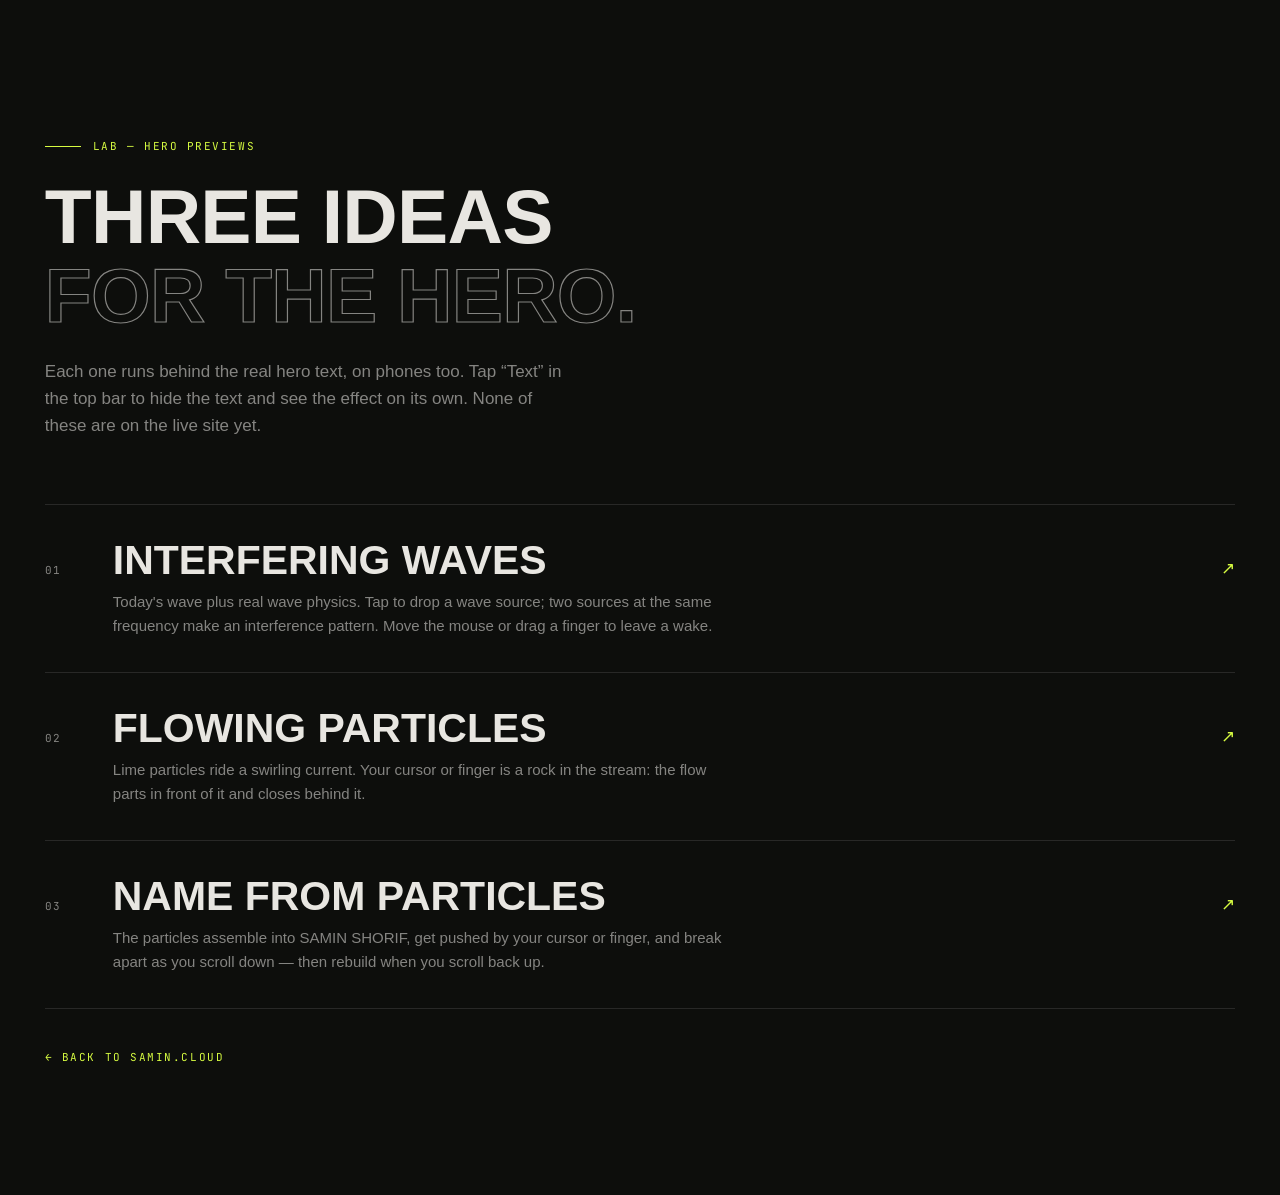
<file: lab/index.html>
<!DOCTYPE html>
<html lang="en">
<head>
  <meta charset="UTF-8" />
  <meta name="viewport" content="width=device-width, initial-scale=1.0" />
  <meta name="robots" content="noindex, nofollow" />
  <title>Lab — Hero previews</title>
  <link rel="preconnect" href="https://api.fontshare.com" />
  <link rel="preconnect" href="https://fonts.googleapis.com" />
  <link rel="preconnect" href="https://fonts.gstatic.com" crossorigin />
  <link href="https://api.fontshare.com/v2/css?f[]=clash-display@500,600,700&f[]=satoshi@400,500,700&display=swap" rel="stylesheet" />
  <link href="https://fonts.googleapis.com/css2?family=JetBrains+Mono:wght@400;500&display=swap" rel="stylesheet" />
  <link rel="stylesheet" href="../css/style.css" />
  <style>
    .lab-index { padding-block: clamp(64px, 10vw, 140px); }
    .lab-index .section__title { font-size: clamp(36px, 6vw, 84px); }
    .lab-list { list-style: none; margin-top: clamp(40px, 5vw, 72px); border-top: 1px solid var(--line); }
    .lab-list a {
      display: grid; grid-template-columns: 48px 1fr 32px; gap: 8px 20px;
      align-items: baseline;
      padding-block: clamp(22px, 3vw, 34px);
      border-bottom: 1px solid var(--line);
    }
    .lab-list strong {
      font-family: var(--font-display); font-weight: 600;
      font-size: clamp(24px, 3.2vw, 44px); line-height: 1.05; text-transform: uppercase;
      transition: color 0.3s;
    }
    .lab-list small { grid-column: 2; color: var(--ink-dim); font-size: 15px; max-width: 620px; }
    .lab-list em { font-style: normal; color: var(--accent); justify-self: end; }
    .lab-list a:hover strong { color: var(--accent); }
    .lab-back { margin-top: 40px; }
    .lab-back a { color: var(--accent); }
  </style>
</head>
<body>
  <main class="lab-index container">
    <p class="section__label mono">LAB&nbsp;—&nbsp;HERO PREVIEWS</p>
    <h1 class="section__title">Three ideas<br /><span>for the hero.</span></h1>
    <p class="section__note">Each one runs behind the real hero text, on phones too. Tap “Text” in the top bar to hide
      the text and see the effect on its own. None of these are on the live site yet.</p>

    <ol class="lab-list">
      <li><a href="waves.html">
        <span class="mono">01</span><strong>Interfering waves</strong><em>↗</em>
        <small>Today's wave plus real wave physics. Tap to drop a wave source; two sources at the same frequency
          make an interference pattern. Move the mouse or drag a finger to leave a wake.</small>
      </a></li>
      <li><a href="flow.html">
        <span class="mono">02</span><strong>Flowing particles</strong><em>↗</em>
        <small>Lime particles ride a swirling current. Your cursor or finger is a rock in the stream: the flow
          parts in front of it and closes behind it.</small>
      </a></li>
      <li><a href="name.html">
        <span class="mono">03</span><strong>Name from particles</strong><em>↗</em>
        <small>The particles assemble into SAMIN SHORIF, get pushed by your cursor or finger, and break apart
          as you scroll down — then rebuild when you scroll back up.</small>
      </a></li>
    </ol>

    <p class="lab-back mono"><a href="../">← Back to samin.cloud</a></p>
  </main>
</body>
</html>
</file>
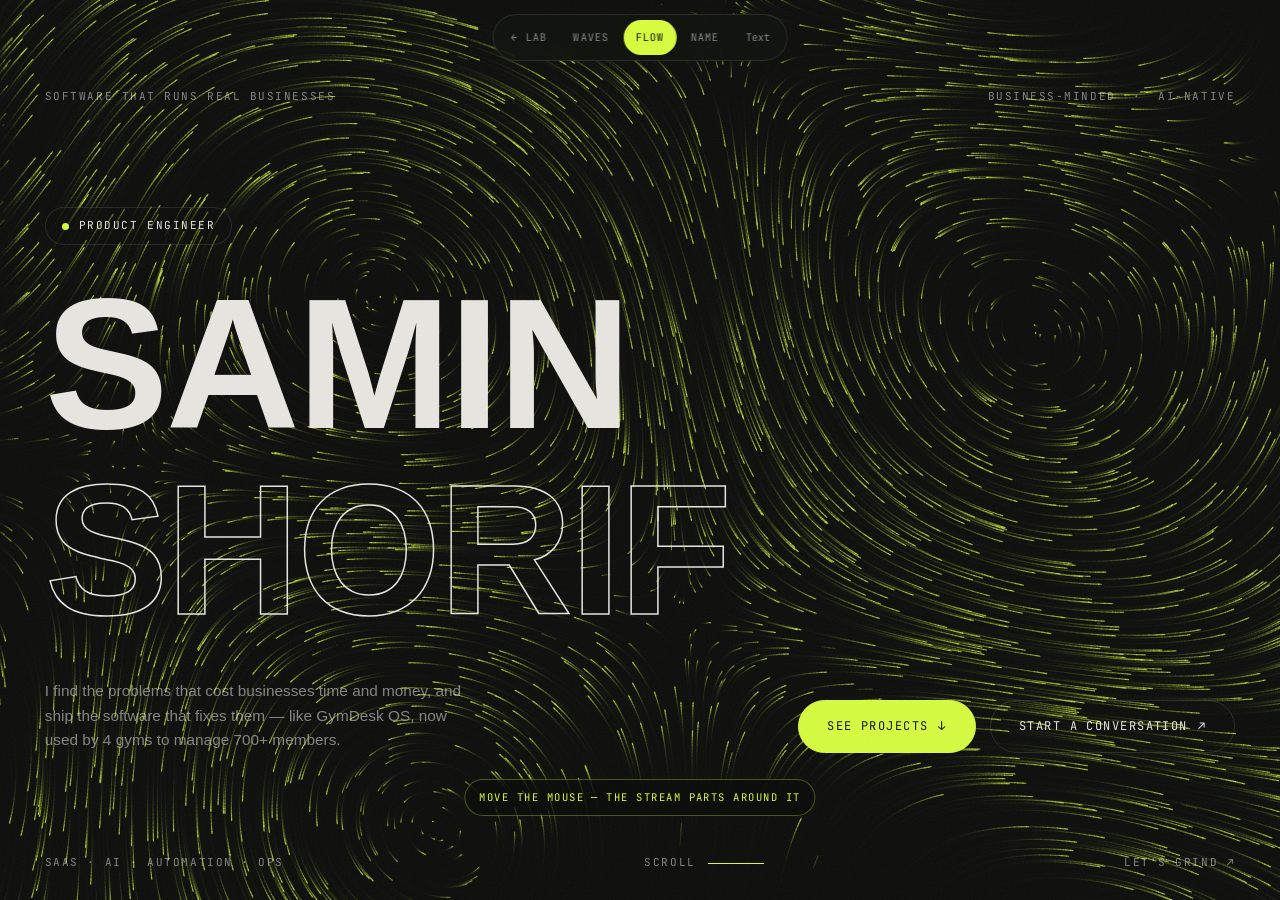
<file: lab/flow.html>
<!DOCTYPE html>
<html lang="en">
<head>
  <meta charset="UTF-8" />
  <meta name="viewport" content="width=device-width, initial-scale=1.0" />
  <meta name="robots" content="noindex, nofollow" />
  <title>Lab — Flowing particles</title>
  <link rel="preconnect" href="https://api.fontshare.com" />
  <link rel="preconnect" href="https://fonts.googleapis.com" />
  <link rel="preconnect" href="https://fonts.gstatic.com" crossorigin />
  <link href="https://api.fontshare.com/v2/css?f[]=clash-display@500,600,700&f[]=satoshi@400,500,700&display=swap" rel="stylesheet" />
  <link href="https://fonts.googleapis.com/css2?family=JetBrains+Mono:wght@400;500&display=swap" rel="stylesheet" />
  <link rel="stylesheet" href="../css/style.css" />
  <link rel="stylesheet" href="lab.css" />
</head>
<body class="lab-fullscreen" data-fx="flow">

  <!-- same markup as the live hero (index.html), so the effect is judged behind the real text -->
  <section class="hero" id="hero">
    <canvas class="hero__canvas" id="heroCanvas" aria-hidden="true"></canvas>
    <div class="hero__grain" aria-hidden="true"></div>
    <div class="hero__top container">
      <p class="hero__meta mono">SOFTWARE THAT RUNS REAL BUSINESSES</p>
      <p class="hero__meta mono">BUSINESS-MINDED&nbsp;&nbsp;·&nbsp;&nbsp;AI-NATIVE</p>
    </div>
    <div class="hero__center container">
      <p class="hero__role mono"><span class="hero__role-dot"></span>PRODUCT&nbsp;ENGINEER</p>
      <h1 class="hero__title" aria-label="Samin Shorif">
        <span class="hero__line"><span>SAMIN</span></span>
        <span class="hero__line hero__line--outline"><span>SHORIF</span></span>
      </h1>
      <div class="hero__sub">
        <p class="hero__desc">I find the problems that cost businesses time and money, and ship the software
          that fixes them — like GymDesk OS, now used by 4 gyms to manage 700+ members.</p>
        <div class="hero__actions">
          <a class="btn btn--fill" href="../#projects"><span class="btn__text">See projects</span><span class="btn__arrow">↓</span></a>
          <a class="btn" href="../#contact"><span class="btn__text">Start a conversation</span><span class="btn__arrow">↗</span></a>
        </div>
      </div>
    </div>
    <div class="hero__bottom container">
      <p class="mono">SAAS&nbsp;·&nbsp;AI&nbsp;·&nbsp;AUTOMATION&nbsp;·&nbsp;OPS</p>
      <div class="hero__scroll" aria-hidden="true"><span class="mono">SCROLL</span><span class="hero__scroll-line"><i></i></span></div>
      <p class="mono hero__grind">LET'S&nbsp;GRIND&nbsp;↗</p>
    </div>
  </section>

  <p class="lab-hint" data-mouse="Move the mouse — the stream parts around it"
     data-touch="Touch and drag — the stream parts around your finger"></p>

  <script src="lab.js"></script>
  <script>
  /* ============================================================
     FLOWING PARTICLES
     Particles ride a smooth, swirling current (the curl of a "stream function",
     so the flow never bunches up or leaves holes) drifting left to right.
     The cursor or finger is a rock in the stream: the flow around it is the
     textbook potential flow around a cylinder, so the stream parts in front,
     speeds up along the sides and closes again behind it.
     ============================================================ */
  (function () {
    "use strict";
    var canvas = document.getElementById("heroCanvas");
    var hero = document.getElementById("hero");
    var ctx = canvas.getContext("2d");
    if (!ctx) return;
    var isTouch = window.matchMedia("(hover: none), (pointer: coarse)").matches;

    var W = 0, H = 0, dpr = 1;
    var parts = [];

    function spawn(p) {
      p.x = Math.random() * W; p.y = Math.random() * H;
      p.px = p.x; p.py = p.y;
      p.age = 0; p.life = 3 + Math.random() * 6;
      p.speed = 0; p.fresh = true;
      return p;
    }

    function resize() {
      dpr = Math.min(window.devicePixelRatio || 1, 2);
      W = hero.clientWidth; H = hero.clientHeight;
      canvas.width = Math.round(W * dpr); canvas.height = Math.round(H * dpr);
      ctx.setTransform(dpr, 0, 0, dpr, 0, 0);
      var target = Math.min(2600, Math.round((W * H) / (isTouch ? 250 : 380)));
      while (parts.length < target) parts.push(spawn({}));
      parts.length = target;
    }
    resize();
    window.addEventListener("resize", resize);

    /* ---------- the current: u = ∂ψ/∂y, v = −∂ψ/∂x ---------- */
    var S = 260, SPEED = 0.5;   // feature size in px, overall pace
    var f = { u: 0, v: 0 };
    function flow(x, y, t) {
      var X = x / S, Y = y / S;
      var a = 1.1 * X + 0.18 * t, b = 1.4 * Y - 0.13 * t;
      var c = 0.7 * X + 0.9 * Y + 0.11 * t;
      var d = 1.9 * X - 1.5 * Y - 0.23 * t;
      // ψ = 0.32·Y + 0.5·sin a·sin b + 0.35·sin c + 0.2·sin d
      var u = 0.32 + 0.7 * Math.sin(a) * Math.cos(b) + 0.315 * Math.cos(c) - 0.3 * Math.cos(d);
      var v = -(0.55 * Math.cos(a) * Math.sin(b) + 0.245 * Math.cos(c) + 0.38 * Math.cos(d));
      f.u = u * S * SPEED; f.v = v * S * SPEED;
    }

    /* ---------- the rock (cursor / finger) ---------- */
    var A_MAX = isTouch ? 58 : 72;
    var rock = { x: -999, y: -999, tx: -999, ty: -999, a: 0, ta: 0, vx: 0, vy: 0 };
    function local(e) {
      var rect = canvas.getBoundingClientRect();
      return { x: e.clientX - rect.left, y: e.clientY - rect.top };
    }
    function place(e, snap) {
      var p = local(e);
      rock.tx = p.x; rock.ty = p.y;
      if (snap || rock.a < 2) { rock.x = p.x; rock.y = p.y; rock.vx = 0; rock.vy = 0; }
      rock.ta = A_MAX;
    }
    if (isTouch) {
      var touching = false;
      window.addEventListener("pointerdown", function (e) {
        if (window.labIgnore && window.labIgnore(e)) return;
        touching = true; place(e, true);
      });
      window.addEventListener("pointermove", function (e) { if (touching) place(e, false); });
      var lift = function () { touching = false; rock.ta = 0; };
      window.addEventListener("pointerup", lift);
      window.addEventListener("pointercancel", lift);
    } else {
      window.addEventListener("pointermove", function (e) { place(e, false); });
      document.documentElement.addEventListener("mouseleave", function () { rock.ta = 0; });
    }

    /* ---------- loop ---------- */
    var AC = "214, 251, 65";
    var t0 = performance.now(), last = t0;
    function frame(now) {
      var dt = Math.min(0.05, (now - last) / 1000);
      last = now;
      var t = (now - t0) / 1000;

      // the rock glides after the pointer and grows/shrinks smoothly
      var nx = rock.x + (rock.tx - rock.x) * Math.min(1, dt * 14);
      var ny = rock.y + (rock.ty - rock.y) * Math.min(1, dt * 14);
      if (dt > 0) { rock.vx = (nx - rock.x) / dt; rock.vy = (ny - rock.y) / dt; }
      rock.x = nx; rock.y = ny;
      rock.a += (rock.ta - rock.a) * Math.min(1, dt * 6);

      var a = rock.a, a2 = a * a, reach2 = 25 * a2;
      for (var i = 0; i < parts.length; i++) {
        var p = parts[i];
        flow(p.x, p.y, t);
        var u = f.u, v = f.v;
        if (a > 1) {
          var dx = p.x - rock.x, dy = p.y - rock.y, r2 = dx * dx + dy * dy;
          if (r2 < reach2) {
            if (r2 < a2) {
              // inside the rock: slide out to its surface, with no streak across it
              var rr = Math.sqrt(r2) || 1, k = a / rr;
              p.x = rock.x + dx * k; p.y = rock.y + dy * k;
              p.px = p.x; p.py = p.y;
              dx = p.x - rock.x; dy = p.y - rock.y; r2 = a2;
            }
            // flow around a cylinder, computed in the rock's own frame (so a moving rock pushes water)
            var ux = u - rock.vx, uy = v - rock.vy;
            var pp = dx * dx - dy * dy, qq = -2 * dx * dy, r4 = r2 * r2;
            u -= a2 * (ux * pp - uy * qq) / r4;
            v += a2 * (ux * qq + uy * pp) / r4;
          }
        }
        p.px = p.x; p.py = p.y;
        p.x += u * dt; p.y += v * dt;
        p.speed = Math.sqrt(u * u + v * v);
        p.age += dt;
        if (p.x > W + 20) { p.x = -10; p.y = Math.random() * H; p.px = p.x; p.py = p.y; p.age = 0; p.fresh = true; }
        else if (p.x < -20 || p.y < -20 || p.y > H + 20 || p.age > p.life) spawn(p);
      }

      // fade the previous frame a little: that's what draws the trails
      ctx.globalCompositeOperation = "destination-out";
      ctx.fillStyle = "rgba(0,0,0," + (1 - Math.pow(0.92, dt * 60)).toFixed(3) + ")";
      ctx.fillRect(0, 0, W, H);
      ctx.globalCompositeOperation = "source-over";
      ctx.globalAlpha = Math.min(1, t / 1.5);
      ctx.lineWidth = 1.15;
      ctx.lineCap = "round";

      var paths = [new Path2D(), new Path2D(), new Path2D()];   // dim, mid, bright
      for (i = 0; i < parts.length; i++) {
        p = parts[i];
        if (p.fresh) { p.fresh = false; continue; }
        var life = Math.min(1, p.age / 0.5, (p.life - p.age) / 0.8);
        var e = life * (0.45 + Math.min(p.speed / 220, 0.55));
        var path = paths[e < 0.4 ? 0 : e < 0.7 ? 1 : 2];
        path.moveTo(p.px, p.py);
        path.lineTo(p.x, p.y);
      }
      ctx.strokeStyle = "rgba(" + AC + ",0.22)"; ctx.stroke(paths[0]);
      ctx.strokeStyle = "rgba(" + AC + ",0.45)"; ctx.stroke(paths[1]);
      ctx.strokeStyle = "rgba(" + AC + ",0.8)";  ctx.stroke(paths[2]);
      ctx.globalAlpha = 1;

      requestAnimationFrame(frame);
    }
    requestAnimationFrame(frame);

    // for headless checks only
    window.labFlow = { count: function () { return parts.length; }, rock: rock };
  })();
  </script>
</body>
</html>
</file>
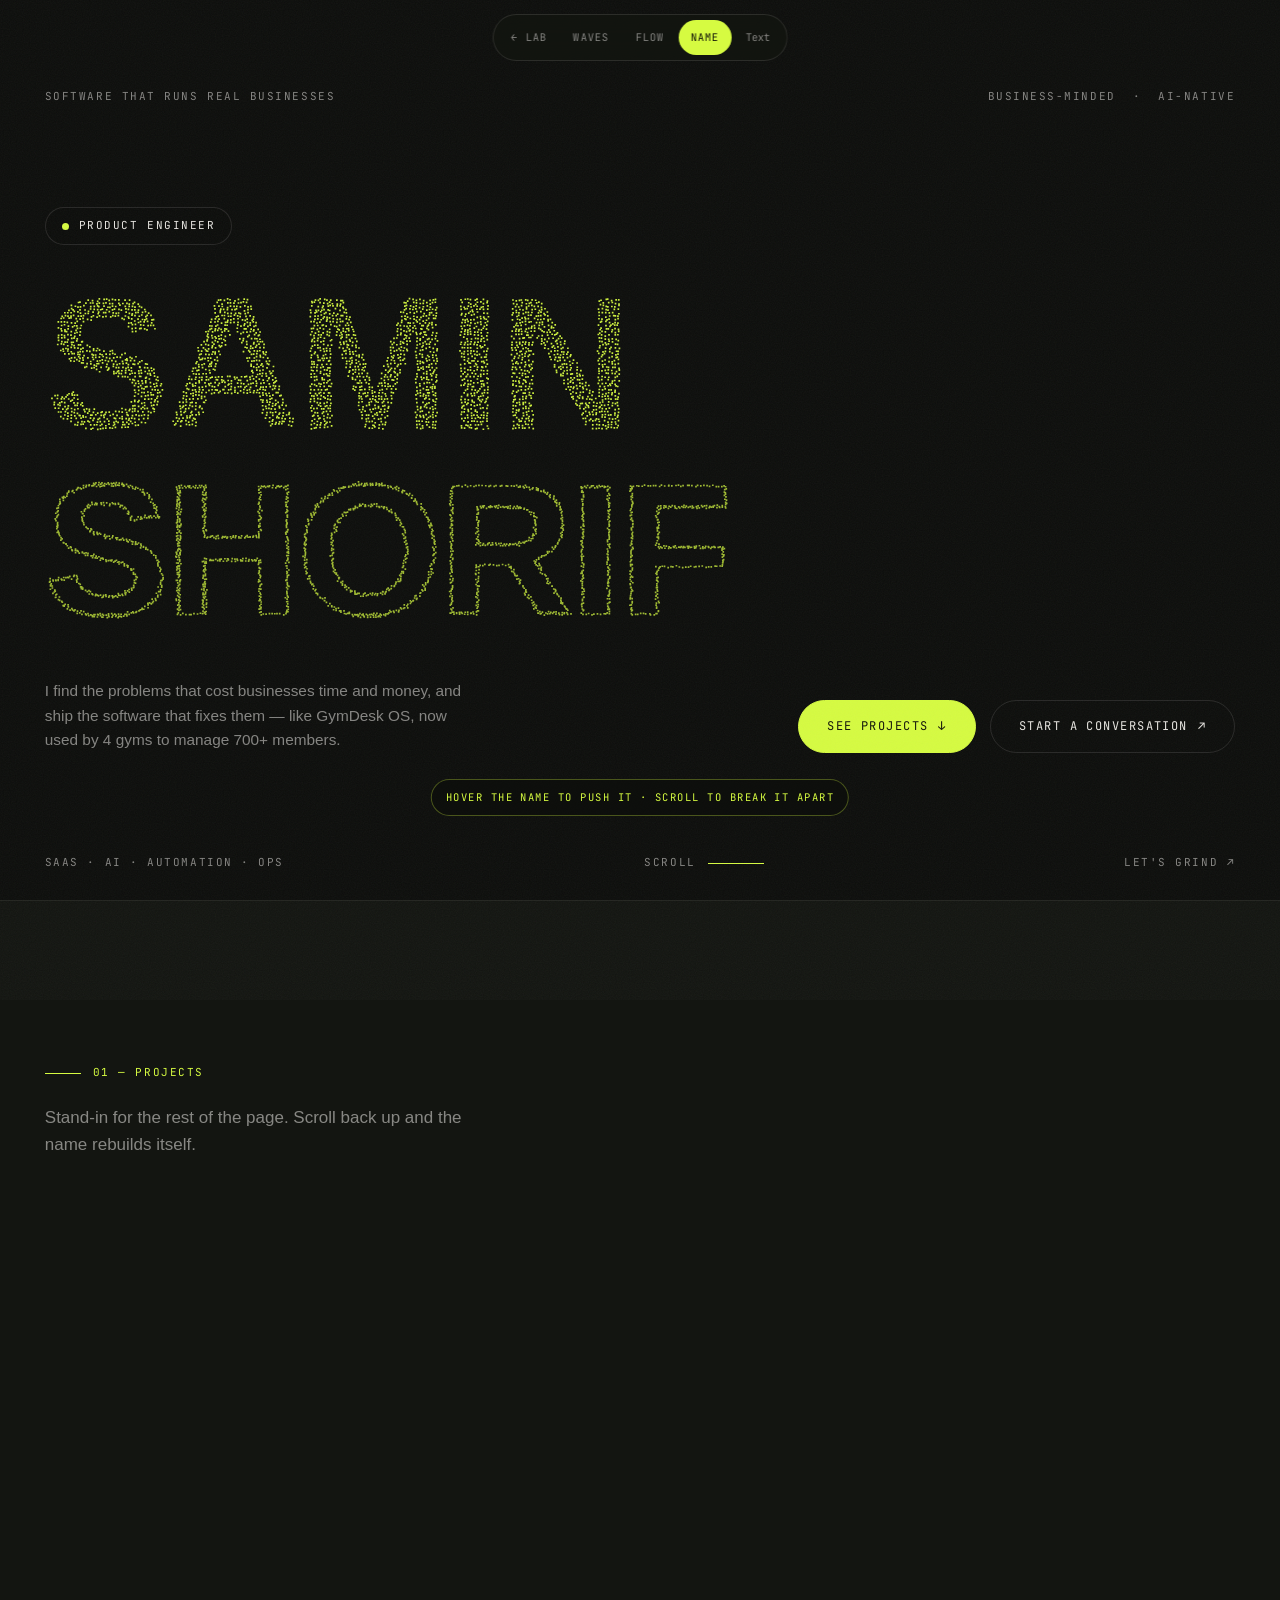
<file: lab/name.html>
<!DOCTYPE html>
<html lang="en">
<head>
  <meta charset="UTF-8" />
  <meta name="viewport" content="width=device-width, initial-scale=1.0" />
  <meta name="robots" content="noindex, nofollow" />
  <title>Lab — Name from particles</title>
  <link rel="preconnect" href="https://api.fontshare.com" />
  <link rel="preconnect" href="https://fonts.googleapis.com" />
  <link rel="preconnect" href="https://fonts.gstatic.com" crossorigin />
  <link href="https://api.fontshare.com/v2/css?f[]=clash-display@500,600,700&f[]=satoshi@400,500,700&display=swap" rel="stylesheet" />
  <link href="https://fonts.googleapis.com/css2?family=JetBrains+Mono:wght@400;500&display=swap" rel="stylesheet" />
  <link rel="stylesheet" href="../css/style.css" />
  <link rel="stylesheet" href="lab.css" />
  <style>
    /* the real title keeps its place in the layout (the particles use it as a stencil) but isn't drawn */
    .lab-name .hero__title { visibility: hidden; }
    .lab-after {
      min-height: 120vh;
      padding-block: clamp(96px, 12vw, 180px);
      border-top: 1px solid var(--line-soft);
      background: var(--bg-soft);
    }
    .lab-after p:last-child { max-width: 460px; color: var(--ink-dim); }
  </style>
</head>
<body class="lab-name" data-fx="name">

  <!-- same markup as the live hero (index.html), so the effect is judged behind the real text -->
  <section class="hero" id="hero">
    <canvas class="hero__canvas" id="heroCanvas" aria-hidden="true"></canvas>
    <div class="hero__grain" aria-hidden="true"></div>
    <div class="hero__top container">
      <p class="hero__meta mono">SOFTWARE THAT RUNS REAL BUSINESSES</p>
      <p class="hero__meta mono">BUSINESS-MINDED&nbsp;&nbsp;·&nbsp;&nbsp;AI-NATIVE</p>
    </div>
    <div class="hero__center container">
      <p class="hero__role mono"><span class="hero__role-dot"></span>PRODUCT&nbsp;ENGINEER</p>
      <h1 class="hero__title" aria-label="Samin Shorif">
        <span class="hero__line"><span>SAMIN</span></span>
        <span class="hero__line hero__line--outline"><span>SHORIF</span></span>
      </h1>
      <div class="hero__sub">
        <p class="hero__desc">I find the problems that cost businesses time and money, and ship the software
          that fixes them — like GymDesk OS, now used by 4 gyms to manage 700+ members.</p>
        <div class="hero__actions">
          <a class="btn btn--fill" href="../#projects"><span class="btn__text">See projects</span><span class="btn__arrow">↓</span></a>
          <a class="btn" href="../#contact"><span class="btn__text">Start a conversation</span><span class="btn__arrow">↗</span></a>
        </div>
      </div>
    </div>
    <div class="hero__bottom container">
      <p class="mono">SAAS&nbsp;·&nbsp;AI&nbsp;·&nbsp;AUTOMATION&nbsp;·&nbsp;OPS</p>
      <div class="hero__scroll" aria-hidden="true"><span class="mono">SCROLL</span><span class="hero__scroll-line"><i></i></span></div>
      <p class="mono hero__grind">LET'S&nbsp;GRIND&nbsp;↗</p>
    </div>
  </section>

  <section class="lab-after">
    <div class="container">
      <p class="section__label mono">01&nbsp;—&nbsp;PROJECTS</p>
      <p>Stand-in for the rest of the page. Scroll back up and the name rebuilds itself.</p>
    </div>
  </section>

  <p class="lab-hint" data-mouse="Hover the name to push it · scroll to break it apart"
     data-touch="Touch the name to push it · scroll to break it apart"></p>

  <script src="lab.js"></script>
  <script>
  /* ============================================================
     NAME FROM PARTICLES
     The real <h1> is used as a stencil: its two lines are drawn off-screen in the
     same font, size and position (line 1 filled, line 2 as an outline, like the
     live hero), and every particle gets one point of it as "home". Particles fly
     in and assemble, wobble slightly, get pushed by the cursor/finger, and scatter
     left-to-right as the hero scrolls away — and come back when you scroll up.
     ============================================================ */
  (function () {
    "use strict";
    var canvas = document.getElementById("heroCanvas");
    var hero = document.getElementById("hero");
    var ctx = canvas.getContext("2d");
    if (!ctx) return;
    var isTouch = window.matchMedia("(hover: none), (pointer: coarse)").matches;

    var W = 0, H = 0, dpr = 1;
    var parts = [];
    var split = 0;                       // parts[0..split) are line 1, the rest line 2
    var pointer = { x: -9999, y: -9999, on: false };

    function sizeCanvas() {
      dpr = Math.min(window.devicePixelRatio || 1, 2);
      W = hero.clientWidth; H = hero.clientHeight;
      canvas.width = Math.round(W * dpr); canvas.height = Math.round(H * dpr);
      ctx.setTransform(dpr, 0, 0, dpr, 0, 0);
    }

    // sample the hidden title, line by line, into a list of [x, y, line]
    function sampleTitle() {
      var heroRect = hero.getBoundingClientRect();
      var step = W < 520 ? 2.6 : Math.max(3, W / 400);
      var pts = [];
      var off = document.createElement("canvas");
      var o = off.getContext("2d", { willReadFrequently: true });
      document.querySelectorAll(".hero__line > span").forEach(function (span, li) {
        var cs = getComputedStyle(span);
        var fs = parseFloat(cs.fontSize);
        var rect = span.getBoundingClientRect();
        var x0 = Math.max(0, Math.floor(rect.left - heroRect.left - 8));
        var y0 = Math.max(0, Math.floor(rect.top - heroRect.top - 8));
        var w = Math.min(W - x0, Math.ceil(rect.width + 16));
        var hgt = Math.min(H - y0, Math.ceil(rect.height + 16));
        if (w <= 0 || hgt <= 0) return;
        off.width = w; off.height = hgt;
        o.font = "700 " + fs + "px 'Clash Display', 'Arial Black', sans-serif";
        if ("letterSpacing" in o) o.letterSpacing = cs.letterSpacing;
        var m = o.measureText(span.textContent);
        var asc = m.fontBoundingBoxAscent || fs * 0.8;
        var tx = rect.left - heroRect.left - x0, ty = rect.top - heroRect.top - y0 + asc;
        if (li === 0) {
          o.fillStyle = "#fff"; o.fillText(span.textContent, tx, ty);
        } else {
          o.strokeStyle = "#fff"; o.lineWidth = Math.max(2, step * 0.95);
          o.strokeText(span.textContent, tx, ty);
        }
        var data = o.getImageData(0, 0, w, hgt).data;
        // an outline has far less ink than a filled line, so it's sampled more finely to look equally dense
        var st = li === 0 ? step : step * 0.45;
        for (var yy = 0; yy < hgt; yy += st) {
          for (var xx = 0; xx < w; xx += st) {
            if (data[((yy | 0) * w + (xx | 0)) * 4 + 3] > 140) {
              // a little jitter, so it reads as dust rather than a printed grid
              pts.push([x0 + xx + (Math.random() - 0.5) * st * 0.5,
                        y0 + yy + (Math.random() - 0.5) * st * 0.5, li]);
            }
          }
        }
      });
      return pts;
    }

    function build() {
      sizeCanvas();
      var all = sampleTitle();
      // each line has its own particle budget, thinned evenly (never cut off at the end of the name)
      var caps = isTouch ? [1500, 1200] : [3300, 2600];
      var pts = [];
      [0, 1].forEach(function (li) {
        var line = all.filter(function (p) { return p[2] === li; });
        if (line.length > caps[li]) {
          var every = line.length / caps[li];
          line = line.filter(function (p, i) { return Math.floor(i / every) !== Math.floor((i - 1) / every); });
        }
        pts = pts.concat(line);
      });
      var minx = Infinity, maxx = -Infinity, cx = 0, cy = 0;
      pts.forEach(function (p) { minx = Math.min(minx, p[0]); maxx = Math.max(maxx, p[0]); cx += p[0]; cy += p[1]; });
      cx /= pts.length || 1; cy /= pts.length || 1;
      var old = parts;
      split = 0;
      parts = pts.map(function (pt, i) {
        if (pt[2] === 0) split++;
        var ang = Math.atan2(pt[1] - cy, pt[0] - cx) + (Math.random() - 0.5) * 1.4;
        var dist = (0.35 + Math.random() * 0.9) * Math.max(W, H);
        var o = old[i];
        return {
          hx: pt[0], hy: pt[1],
          // first build: start scattered across the screen, so the name assembles itself
          x: o ? o.x : Math.random() * W, y: o ? o.y : Math.random() * H,
          vx: 0, vy: 0,
          sx: pt[0] + Math.cos(ang) * dist, sy: pt[1] + Math.sin(ang) * dist - Math.random() * H * 0.5,
          delay: ((pt[0] - minx) / ((maxx - minx) || 1)) * 0.55 + Math.random() * 0.15,
          k: 0.045 + Math.random() * 0.05,
          ph: Math.random() * 6.283
        };
      });
    }

    function local(e) {
      var rect = hero.getBoundingClientRect();
      return { x: e.clientX - rect.left, y: e.clientY - rect.top };
    }
    window.addEventListener("pointermove", function (e) {
      if (isTouch && !pointer.down) return;
      var p = local(e); pointer.x = p.x; pointer.y = p.y; pointer.on = true;
    });
    window.addEventListener("pointerdown", function (e) {
      if (window.labIgnore && window.labIgnore(e)) return;
      var p = local(e); pointer.x = p.x; pointer.y = p.y; pointer.on = true; pointer.down = true;
    });
    function off() { pointer.down = false; if (isTouch) pointer.on = false; }
    window.addEventListener("pointerup", off);
    window.addEventListener("pointercancel", off);
    document.documentElement.addEventListener("mouseleave", function () { pointer.on = false; });

    var resizeTimer;
    window.addEventListener("resize", function () {
      clearTimeout(resizeTimer);
      resizeTimer = setTimeout(build, 200);
    });

    var AC = "214, 251, 65";
    var SIZE = isTouch ? 1.5 : 1.7;
    var last = performance.now();
    function frame(now) {
      var dt = Math.min(0.05, (now - last) / 1000);
      last = now;
      var fr = dt * 60;                      // 1 at 60 Hz, 0.5 at 120 Hz
      var t = now / 1000;
      var heroRect = hero.getBoundingClientRect();
      if (heroRect.bottom > 0) {
        var P = Math.min(1, Math.max(0, -heroRect.top / (H * 0.7)));   // 0 at the top → 1 when scrolled away
        var R = isTouch ? 70 : 100, R2 = R * R;
        var damp = Math.pow(0.82, fr);
        // 4 brightness levels × 2 lines, one path each, so drawing stays cheap
        var paths = [];
        for (var b = 0; b < 8; b++) paths.push(new Path2D());
        for (var i = 0; i < parts.length; i++) {
          var p = parts[i];
          var q = (P * 1.7 - p.delay) / 0.9;
          q = q < 0 ? 0 : q > 1 ? 1 : q;
          var e = q * q * (3 - 2 * q);
          var tx = p.hx + (p.sx - p.hx) * e + Math.sin(t * 1.6 + p.ph) * 0.6;
          var ty = p.hy + (p.sy - p.hy) * e + Math.cos(t * 1.3 + p.ph) * 0.6;
          p.vx += (tx - p.x) * p.k * fr;
          p.vy += (ty - p.y) * p.k * fr;
          if (pointer.on) {
            var dx = p.x - pointer.x, dy = p.y - pointer.y, d2 = dx * dx + dy * dy;
            if (d2 < R2 && d2 > 0.01) {
              var d = Math.sqrt(d2), force = 1 - d / R;
              force = force * force * 7 * fr;
              p.vx += (dx / d) * force; p.vy += (dy / d) * force;
            }
          }
          p.vx *= damp; p.vy *= damp;
          p.x += p.vx * fr; p.y += p.vy * fr;
          var level = Math.min(3, Math.round(e * 3));
          paths[(i < split ? 0 : 4) + level].rect(p.x - SIZE / 2, p.y - SIZE / 2, SIZE, SIZE);
        }
        ctx.clearRect(0, 0, W, H);
        var A = [[0.95, 0.7, 0.48, 0.3], [0.72, 0.55, 0.38, 0.24]];   // line 1 brighter than the outline line
        for (b = 0; b < 8; b++) {
          ctx.fillStyle = "rgba(" + AC + "," + A[b < 4 ? 0 : 1][b % 4] + ")";
          ctx.fill(paths[b]);
        }
      }
      requestAnimationFrame(frame);
    }

    // wait for the display font, so the stencil matches the real title (give up after 2.5 s)
    var fontReady = document.fonts && document.fonts.load
      ? Promise.race([document.fonts.load("700 100px 'Clash Display'"), new Promise(function (r) { setTimeout(r, 2500); })])
      : Promise.resolve();
    fontReady.then(function () {
      build();
      requestAnimationFrame(frame);
    });

    // for headless checks only
    window.labName = { count: function () { return parts.length; }, split: function () { return split; } };
  })();
  </script>
</body>
</html>
</file>
<file: css/style.css>
/* ============================================================
   SAMIN SHORIF — PORTFOLIO ©2026
   ============================================================ */

:root {
  --bg: #0d0e0c;
  --bg-soft: #131511;
  --panel: #181a16;
  --line: rgba(232, 230, 225, 0.12);
  --line-soft: rgba(232, 230, 225, 0.07);
  --ink: #e8e6e1;
  --ink-dim: rgba(232, 230, 225, 0.55);
  --ink-faint: rgba(232, 230, 225, 0.3);
  --accent: #d6fb41;
  --accent-ink: #131509;
  --font-display: "Clash Display", "Arial Black", sans-serif;
  --font-body: "Satoshi", "Helvetica Neue", sans-serif;
  --font-mono: "JetBrains Mono", "Consolas", monospace;
  --ease-out: cubic-bezier(0.22, 1, 0.36, 1);
  --nav-h: 76px;
}

* { margin: 0; padding: 0; box-sizing: border-box; }

/* no grey/blue flash over cards and buttons when they're tapped on a phone */
html { scroll-behavior: auto; -webkit-tap-highlight-color: transparent; }

html.lenis, html.lenis body { height: auto; }
.lenis.lenis-smooth { scroll-behavior: auto !important; }

body {
  background: var(--bg);
  color: var(--ink);
  font-family: var(--font-body);
  font-size: 17px;
  line-height: 1.6;
  -webkit-font-smoothing: antialiased;
  overflow-x: hidden;
}

body[data-loading] { overflow: hidden; height: 100vh; }

::selection { background: var(--accent); color: var(--accent-ink); }

/* keyboard users still get a clear focus ring (taps don't trigger it) */
:focus-visible { outline: 2px solid var(--accent); outline-offset: 3px; }

::-webkit-scrollbar { width: 10px; }
::-webkit-scrollbar-track { background: var(--bg); }
::-webkit-scrollbar-thumb { background: #2c2f28; border-radius: 5px; }
::-webkit-scrollbar-thumb:hover { background: #3a3e34; }

a { color: inherit; text-decoration: none; }
button { font: inherit; color: inherit; background: none; border: 0; cursor: pointer; }
img, svg { display: block; max-width: 100%; }

.mono {
  font-family: var(--font-mono);
  font-size: 11px;
  letter-spacing: 0.14em;
  text-transform: uppercase;
  color: var(--ink-dim);
}

.container {
  width: min(1480px, 100% - clamp(40px, 7vw, 128px));
  margin-inline: auto;
}

.section { padding-block: clamp(96px, 12vw, 180px); position: relative; }

/* ============================================================
   PRELOADER
   ============================================================ */
.preloader {
  position: fixed; inset: 0; z-index: 200;
  background: var(--bg);
  display: flex; align-items: center; justify-content: center;
}
.preloader__inner { text-align: center; overflow: hidden; padding-inline: 20px; }
.preloader__name {
  font-family: var(--font-display);
  font-weight: 600;
  font-size: clamp(28px, 5vw, 56px);
  letter-spacing: 0.04em;
  transform: translateY(110%);
}
.preloader__tag {
  font-family: var(--font-mono);
  font-size: 11px; letter-spacing: 0.3em;
  color: var(--ink-faint);
  margin-top: 14px;
  opacity: 0;
}

/* ============================================================
   CURSOR
   ============================================================ */
.cursor {
  position: fixed; top: 0; left: 0; z-index: 150;
  pointer-events: none;
  mix-blend-mode: normal;
}
.cursor__dot {
  position: absolute; top: 0; left: 0;
  width: 12px; height: 12px;
  margin: -6px 0 0 -6px;
  border-radius: 50%;
  background: var(--accent);
  transition: width 0.35s var(--ease-out), height 0.35s var(--ease-out),
              margin 0.35s var(--ease-out), opacity 0.3s;
}
.cursor__label {
  position: absolute; top: 0; left: 0;
  transform: translate(-50%, -50%);
  font-family: var(--font-mono);
  font-size: 10px; letter-spacing: 0.18em;
  color: var(--accent-ink);
  white-space: nowrap;
  opacity: 0;
}
.cursor.is-active .cursor__dot {
  width: 72px; height: 72px;
  margin: -36px 0 0 -36px;
}
.cursor.is-active .cursor__label { opacity: 1; }
.cursor.is-link .cursor__dot {
  width: 36px; height: 36px;
  margin: -18px 0 0 -18px;
  background: transparent;
  border: 1.5px solid var(--accent);
}
.cursor.is-hidden .cursor__dot { opacity: 0; }
@media (hover: none), (pointer: coarse) {
  .cursor { display: none; }
}
/* when the custom cursor shows a label, hide the OS cursor so it can't cover the text */
html.hide-native-cursor,
html.hide-native-cursor * { cursor: none !important; }

/* ============================================================
   NAV
   ============================================================ */
.nav {
  position: fixed; top: 0; left: 0; right: 0; z-index: 100;
  height: var(--nav-h);
  display: flex; align-items: center; justify-content: space-between;
  padding-inline: clamp(20px, 3.5vw, 64px);
  transition: background 0.4s, backdrop-filter 0.4s, border-color 0.4s, transform 0.5s var(--ease-out);
  border-bottom: 1px solid transparent;
}
.nav.is-scrolled {
  background: rgba(13, 14, 12, 0.72);
  backdrop-filter: blur(14px);
  -webkit-backdrop-filter: blur(14px);
  border-bottom-color: var(--line-soft);
}
.nav.is-hidden { transform: translateY(-100%); }
/* phone menu open: the bar turns solid in the menu's own colour, quickly, so the page behind it
   never shows through, and the menu panel then grows down out of it with no visible seam.
   main.js removes this class only after the menu has fully closed again. */
.nav.is-menu-open {
  background: var(--bg-soft);
  backdrop-filter: none;
  -webkit-backdrop-filter: none;
  border-bottom-color: transparent;
  transition: background 0s, border-color 0s, transform 0.5s var(--ease-out);
}

.nav__logo { display: flex; align-items: center; gap: 12px; }
.nav__logo-mark {
  display: grid; place-items: center;
  width: 34px; height: 34px;
  background: var(--accent); color: var(--accent-ink);
  font-family: var(--font-display); font-weight: 700; font-size: 18px;
  border-radius: 9px;
}
.nav__logo-text {
  font-family: var(--font-mono); font-size: 11px; letter-spacing: 0.16em;
}
.nav__logo-text em { font-style: normal; color: var(--ink-faint); margin-left: 8px; }

.nav__links { display: flex; gap: clamp(18px, 2.4vw, 40px); }
.nav__links a {
  font-family: var(--font-mono); font-size: 11px;
  letter-spacing: 0.16em; text-transform: uppercase;
  color: var(--ink-dim);
  position: relative;
  padding: 6px 0;
  transition: color 0.3s;
}
.nav__links a::after {
  content: ""; position: absolute; left: 0; bottom: 0;
  width: 100%; height: 1px;
  background: var(--accent);
  transform: scaleX(0); transform-origin: right;
  transition: transform 0.4s var(--ease-out);
}
.nav__links a:hover { color: var(--ink); }
.nav__links a:hover::after { transform: scaleX(1); transform-origin: left; }

.nav__burger {
  display: none;
  width: 40px; height: 40px;
  position: relative; z-index: 130;
}
/* two-step morph, timed to the menu: opening = the lines meet in the middle, then rotate into ×;
   closing = un-rotate, then separate. Doing both at once with a snappy ease made the icon jump
   into place in ~0.1s while the menu was still sliding. */
.nav__burger span {
  position: absolute; left: 8px; right: 8px;
  height: 2px; background: var(--ink);
  transition: transform 0.26s cubic-bezier(0.65, 0, 0.35, 1),
              top 0.2s cubic-bezier(0.4, 0, 0.2, 1) 0.22s;
}
.nav__burger.is-open span {
  transition: top 0.16s cubic-bezier(0.4, 0, 0.2, 1),
              transform 0.3s cubic-bezier(0.65, 0, 0.35, 1) 0.13s;
}
.nav__burger span:nth-child(1) { top: 15px; }
.nav__burger span:nth-child(2) { top: 23px; }
.nav__burger.is-open span:nth-child(1) { top: 19px; transform: rotate(45deg); }
.nav__burger.is-open span:nth-child(2) { top: 19px; transform: rotate(-45deg); }

/* ============================================================
   MOBILE MENU
   ============================================================ */
.menu {
  /* below the nav (100), so the burger's close (×) stays visible and tappable */
  position: fixed; inset: 0; z-index: 99;
  background: var(--bg-soft);
  display: flex; flex-direction: column; justify-content: center;
  padding: clamp(24px, 8vw, 64px);
  clip-path: inset(0 0 100% 0);
  visibility: hidden;
}
.menu__links { display: flex; flex-direction: column; gap: 8px; }
.menu__links a {
  font-family: var(--font-display); font-weight: 600;
  font-size: clamp(40px, 11vw, 72px);
  line-height: 1.15;
  display: flex; align-items: baseline; gap: 18px;
  transform: translateY(40px); opacity: 0;
}
.menu__links a em {
  font-family: var(--font-mono); font-style: normal;
  font-size: 12px; color: var(--accent); letter-spacing: 0.1em;
}
.menu__footer {
  margin-top: 56px;
  display: flex; flex-wrap: wrap; gap: 24px;
}
.menu__footer a {
  display: inline-flex; align-items: center; gap: 8px;
  font-family: var(--font-mono); font-size: 12px;
  letter-spacing: 0.14em; text-transform: uppercase;
  color: var(--ink-dim);
}
.menu__footer svg { width: 14px; height: 14px; flex: none; }

/* ============================================================
   HERO
   ============================================================ */
.hero {
  min-height: 100svh;
  display: flex; flex-direction: column; justify-content: space-between;
  padding-top: calc(var(--nav-h) + 12px);
  padding-bottom: 28px;
  position: relative;
  overflow: hidden;
}
.hero__canvas {
  position: absolute; inset: 0;
  width: 100%; height: 100%;
  pointer-events: none;
}
.hero__grain {
  position: fixed; inset: -100px; z-index: 90;
  pointer-events: none;
  opacity: 0.05;
  background-image: url("data:image/svg+xml,%3Csvg xmlns='http://www.w3.org/2000/svg' width='220' height='220'%3E%3Cfilter id='n'%3E%3CfeTurbulence type='fractalNoise' baseFrequency='0.85' numOctaves='2'/%3E%3C/filter%3E%3Crect width='100%25' height='100%25' filter='url(%23n)'/%3E%3C/svg%3E");
}

.hero__top, .hero__bottom {
  display: flex; justify-content: space-between; align-items: center;
  position: relative; z-index: 2;
  gap: 16px;
}
.hero__center { position: relative; z-index: 2; padding-block: 24px; }

.hero__role {
  display: inline-flex; align-items: center; gap: 10px;
  color: var(--ink);
  border: 1px solid var(--line);
  padding: 9px 16px; border-radius: 100px;
  margin-bottom: clamp(18px, 3vh, 36px);
  background: rgba(13, 14, 12, 0.4);
}
.hero__role-dot {
  width: 7px; height: 7px; border-radius: 50%;
  background: var(--accent);
  animation: pulse 2s infinite;
}
@keyframes pulse {
  0%, 100% { box-shadow: 0 0 0 0 rgba(214, 251, 65, 0.5); }
  50% { box-shadow: 0 0 0 7px rgba(214, 251, 65, 0); }
}

.hero__title {
  font-family: var(--font-display);
  font-weight: 700;
  font-size: clamp(64px, 14.5vw, 218px);
  line-height: 0.92;
  letter-spacing: -0.015em;
  text-transform: uppercase;
}
.hero__line { display: block; overflow: hidden; padding-block: 0.04em; }
.hero__line--outline {
  color: transparent;
  -webkit-text-stroke: 1.5px var(--ink);
}
.hero__line .char { display: inline-block; will-change: transform; }

.hero__sub {
  display: flex; justify-content: space-between; align-items: flex-end;
  gap: 32px;
  margin-top: clamp(24px, 4vh, 48px);
  flex-wrap: wrap;
}
.hero__desc {
  max-width: 420px;
  color: var(--ink-dim);
  font-size: clamp(15px, 1.2vw, 18px);
}
.hero__actions { display: flex; gap: 14px; flex-wrap: wrap; }

.hero__scroll { display: flex; align-items: center; gap: 12px; }
.hero__scroll-line {
  display: block; width: 56px; height: 1px;
  background: var(--line); position: relative; overflow: hidden;
}
.hero__scroll-line i {
  position: absolute; inset: 0;
  background: var(--accent);
  animation: scrollline 1.8s var(--ease-out) infinite;
}
@keyframes scrollline {
  0% { transform: translateX(-100%); }
  60%, 100% { transform: translateX(100%); }
}

/* ============================================================
   BUTTONS
   ============================================================ */
.btn {
  display: inline-flex; align-items: center; gap: 10px;
  padding: 16px 28px;
  border: 1px solid var(--line);
  border-radius: 100px;
  font-family: var(--font-mono); font-size: 12px;
  letter-spacing: 0.12em; text-transform: uppercase;
  position: relative; overflow: hidden;
  transition: color 0.4s var(--ease-out), border-color 0.4s;
  white-space: nowrap;
}
.btn::before {
  content: ""; position: absolute; inset: 0;
  background: var(--accent);
  transform: translateY(101%);
  transition: transform 0.45s var(--ease-out);
  border-radius: inherit;
}
.btn:hover::before { transform: translateY(0); }
.btn:hover { color: var(--accent-ink); border-color: var(--accent); }
.btn__text, .btn__arrow, .btn__icon { position: relative; z-index: 1; }
.btn__icon { width: 17px; height: 17px; flex: none; }
.btn--big .btn__icon { width: 19px; height: 19px; }
.btn__arrow { transition: transform 0.35s var(--ease-out); }
.btn:hover .btn__arrow { transform: translate(2px, -2px) scale(1.1); }

.btn--fill { background: var(--accent); color: var(--accent-ink); border-color: var(--accent); }
.btn--fill::before { background: var(--ink); }
.btn--fill:hover { color: var(--bg); }

.btn--small { padding: 11px 20px; font-size: 11px; }
.btn--big { padding: 22px 36px; font-size: 13px; }

/* ============================================================
   MARQUEE
   ============================================================ */
.marquee {
  overflow: hidden;
  border-block: 1px solid var(--line-soft);
  padding-block: clamp(16px, 2.4vw, 28px);
  background: var(--bg-soft);
}
.marquee__track { display: flex; width: max-content; will-change: transform; }
.marquee__item {
  font-family: var(--font-display); font-weight: 600;
  font-size: clamp(28px, 4.6vw, 64px);
  text-transform: uppercase;
  letter-spacing: 0.01em;
  padding-right: 0.6em;
  white-space: nowrap;
}
.marquee__item b {
  color: var(--accent);
  font-weight: 600;
  padding-inline: 0.35em;
}

/* ============================================================
   SECTION HEADS
   ============================================================ */
.section__head { margin-bottom: clamp(48px, 6vw, 88px); }
.section__label {
  color: var(--accent);
  margin-bottom: 22px;
  display: inline-flex; align-items: center; gap: 12px;
}
.section__label::before {
  content: ""; width: 36px; height: 1px; background: var(--accent);
  display: inline-block;
}
.section__title {
  font-family: var(--font-display); font-weight: 600;
  font-size: clamp(40px, 6.4vw, 96px);
  line-height: 1.02;
  text-transform: uppercase;
  letter-spacing: -0.01em;
}
.section__title span {
  color: transparent;
  -webkit-text-stroke: 1.2px var(--ink-dim);
}
.section__note {
  max-width: 520px;
  color: var(--ink-dim);
  margin-top: 24px;
}

/* ============================================================
   WORK / PROJECTS
   ============================================================ */
.work { background: var(--bg); }
.work__list { border-top: 1px solid var(--line); counter-reset: project; }

/* numbering is automatic: hidden drafts are skipped, so publishing one renumbers the list */
.project { border-bottom: 1px solid var(--line); counter-increment: project; }
.project[hidden] { display: none; }
.project__index::before { content: counter(project, decimal-leading-zero); }

.project__head {
  width: 100%;
  display: grid;
  grid-template-columns: 64px 1fr 220px 110px 48px;
  align-items: center;
  gap: clamp(16px, 2.5vw, 40px);
  padding-block: clamp(26px, 3.4vw, 44px);
  text-align: left;
  position: relative;
}

.project__index { color: var(--ink-faint); font-size: 13px; transition: color 0.3s; }

.project__title-wrap { display: flex; flex-direction: column; gap: 8px; min-width: 0; }
.project__title {
  font-family: var(--font-display); font-weight: 600;
  font-size: clamp(26px, 3.6vw, 54px);
  line-height: 1.05;
  text-transform: uppercase;
  transition: transform 0.5s var(--ease-out), color 0.4s;
}
.project__tags { color: var(--ink-faint); font-size: 10px; }

.project__visual {
  width: 220px; height: 150px;
  border: 1px solid var(--line);
  border-radius: 14px;
  background: var(--panel);
  padding: 14px;
  transform: rotate(2.5deg) scale(0.96);
  opacity: 0.75;
  transition: transform 0.55s var(--ease-out), opacity 0.4s, border-color 0.4s;
  overflow: hidden;
}
.project__visual svg { width: 100%; height: 100%; }

.sv-panel    { fill: rgba(232,230,225,0.05); stroke: rgba(232,230,225,0.16); }
.sv-chip     { fill: rgba(214,251,65,0.12);  stroke: rgba(214,251,65,0.4); }
.sv-dim      { fill: rgba(232,230,225,0.18); }
.sv-bar      { fill: rgba(232,230,225,0.25); }
.sv-acc      { fill: var(--accent); }
.sv-line     { stroke: rgba(232,230,225,0.4); stroke-width: 2; stroke-linecap: round; stroke-linejoin: round; fill: none; }
.sv-acc-line { stroke: var(--accent); stroke-width: 2.4; stroke-linecap: round; stroke-linejoin: round; fill: none; }
.sv-grid     { stroke: rgba(232,230,225,0.08); stroke-width: 1; }
.sv-area     { fill: rgba(214,251,65,0.08); }
.sv-dot      { fill: var(--accent); }
.sv-ring     { stroke: rgba(232,230,225,0.4); stroke-width: 2; fill: none; }
.sv-node     { fill: var(--panel); stroke: rgba(232,230,225,0.35); stroke-width: 2; }
.sv-node-acc { fill: rgba(214,251,65,0.14); stroke: var(--accent); stroke-width: 2; }
.sv-led      { fill: var(--accent); }
.sv-led-dim  { fill: rgba(214,251,65,0.3); }

.project__status {
  justify-self: end;
  color: var(--ink-dim);
  border: 1px solid var(--line);
  padding: 7px 13px; border-radius: 100px;
  font-size: 10px;
  white-space: nowrap;
}
.project__status--dev { color: var(--accent); border-color: rgba(214, 251, 65, 0.35); }

.project__toggle {
  width: 44px; height: 44px;
  border: 1px solid var(--line); border-radius: 50%;
  position: relative;
  justify-self: end;
  transition: background 0.35s, border-color 0.35s, transform 0.45s var(--ease-out);
}
.project__toggle i {
  position: absolute; top: 50%; left: 50%;
  width: 14px; height: 2px;
  background: var(--ink);
  transform: translate(-50%, -50%);
  transition: transform 0.45s var(--ease-out), background 0.35s;
}
.project__toggle i:last-child { transform: translate(-50%, -50%) rotate(90deg); }

.project__head:hover .project__index { color: var(--accent); }
.project__head:hover .project__title { transform: translateX(12px); }
.project__head:hover .project__visual {
  transform: rotate(0deg) scale(1);
  opacity: 1;
  border-color: rgba(214, 251, 65, 0.35);
}
.project__head:hover .project__toggle { border-color: var(--accent); }

.project.is-open .project__toggle { background: var(--accent); border-color: var(--accent); transform: rotate(135deg); }
.project.is-open .project__toggle i { background: var(--accent-ink); }

.project__body { height: 0; overflow: hidden; }
.project__body-inner {
  display: flex; gap: clamp(24px, 4vw, 72px);
  padding: 4px 0 clamp(28px, 3.5vw, 48px) clamp(0px, 6vw, 104px);
  flex-wrap: wrap;
}
/* ---- case-study body: summary → proof → Problem/Before/Built/Result → quote ---- */
.project__main {
  flex: 1 1 480px;
  max-width: 640px;
  display: flex; flex-direction: column; gap: 24px;
}
.project__summary { color: var(--ink-dim); font-size: 16px; }

.project__proof {
  list-style: none;
  display: flex; flex-wrap: wrap; gap: 14px 40px;
}
.project__proof li { display: flex; align-items: baseline; gap: 10px; }
.project__proof b {
  font-family: var(--font-display); font-weight: 600;
  font-size: clamp(30px, 3vw, 42px); line-height: 1;
  color: var(--accent);
}

.project__case > div {
  display: grid; grid-template-columns: 112px 1fr; gap: 16px;
  padding-block: 14px;
  border-top: 1px solid var(--line-soft);
}
.project__case dt { color: var(--accent); font-size: 10px; padding-top: 5px; }
.project__case dd { color: var(--ink-dim); font-size: 15.5px; }

.project__case ul, .project__features { list-style: none; display: grid; gap: 10px; }
.project__case li, .project__features li { position: relative; padding-left: 20px; color: var(--ink-dim); }
.project__case li::before, .project__features li::before {
  content: ""; position: absolute; left: 0; top: 0.8em;
  width: 9px; height: 1px; background: var(--accent);
}
.project__case strong, .project__features strong { color: var(--ink); font-weight: 500; }

.project__quote { border-left: 2px solid var(--accent); padding: 2px 0 2px 20px; }
.project__quote blockquote {
  font-family: var(--font-display); font-weight: 500;
  font-size: clamp(20px, 2vw, 27px); line-height: 1.3;
  color: var(--ink);
}
.project__quote figcaption { margin-top: 12px; font-size: 10px; }

.project__links a {
  font-family: var(--font-mono); font-size: 12px;
  letter-spacing: 0.12em; text-transform: uppercase;
  color: var(--accent);
  border-bottom: 1px solid rgba(214, 251, 65, 0.4);
  padding-bottom: 3px;
}
.project__shots img { width: 100%; height: auto; border-radius: 10px; border: 1px solid var(--line); }
.project__stack {
  list-style: none;
  display: flex; flex-wrap: wrap; gap: 8px;
  align-content: flex-start;
  max-width: 360px;
}
.project__stack li {
  border: 1px solid var(--line);
  padding: 7px 13px; border-radius: 100px;
  font-size: 10px; color: var(--ink-dim);
  transition: border-color 0.3s, color 0.3s;
}
.project__stack li:hover { border-color: var(--accent); color: var(--accent); }

/* ============================================================
   LAB — experiments, shown as cards so they read as different from the products above
   ============================================================ */
.lab { background: var(--bg); border-top: 1px solid var(--line-soft); }
.lab__grid {
  display: grid;
  grid-template-columns: repeat(3, minmax(0, 1fr));
  gap: clamp(16px, 2vw, 28px);
  counter-reset: lab;
}
.lab-card {
  counter-increment: lab;
  display: flex; flex-direction: column; gap: 16px;
  padding: clamp(22px, 2.4vw, 32px);
  background: var(--bg-soft);
  border: 1px solid var(--line);
  border-radius: 18px;
  transition: border-color 0.4s, background 0.4s;
}
.lab-card:hover { border-color: rgba(214, 251, 65, 0.35); background: var(--panel); }
.lab-card__top { display: flex; justify-content: space-between; align-items: center; }
.lab-card__index { color: var(--ink-faint); font-size: 13px; }
.lab-card__index::before { content: "L" counter(lab, decimal-leading-zero); }
.lab-card__visual {
  height: 150px;
  padding: 14px;
  background: var(--panel);
  border: 1px solid var(--line-soft);
  border-radius: 12px;
}
.lab-card__visual svg { width: 100%; height: 100%; }
.lab-card__title {
  font-family: var(--font-display); font-weight: 600;
  font-size: clamp(24px, 2.3vw, 32px); line-height: 1.05;
  text-transform: uppercase;
  margin-top: 6px;
}
.lab-card__tags { color: var(--ink-faint); font-size: 10px; margin-top: -8px; }
.lab-card__desc { color: var(--ink-dim); font-size: 15.5px; }
.lab-card .project__stack { margin-top: auto; padding-top: 4px; }

/* ============================================================
   ABOUT
   ============================================================ */
.about { background: var(--bg-soft); }

.about__statement {
  font-family: var(--font-display); font-weight: 500;
  font-size: clamp(30px, 4.6vw, 68px);
  line-height: 1.18;
  max-width: 1180px;
  margin-bottom: clamp(56px, 7vw, 110px);
}
.about__statement .word { opacity: 0.14; display: inline-block; }

.about__grid {
  display: grid;
  grid-template-columns: minmax(0, 0.92fr) minmax(0, 1.08fr);
  gap: clamp(40px, 6vw, 96px);
  align-items: start;
}
.about__body { display: flex; flex-direction: column; gap: clamp(36px, 4vw, 56px); }
.about__text { color: var(--ink-dim); margin-bottom: 22px; max-width: 560px; }
.about__text strong { color: var(--ink); font-weight: 500; }

/* ---- portrait (image shown as-is — no filters, blend, mask or crop) ---- */
.about__media { position: relative; }
.about__portrait {
  border-radius: 14px;
  overflow: hidden;
  border: 1px solid var(--line-soft);
}
.about__portrait img {
  display: block;
  width: 100%;
  height: auto;
}
.about__portrait-cap {
  margin-top: 14px;
  color: var(--ink-faint);
  font-size: 10px;
}

.about__facts {
  display: grid; grid-template-columns: 1fr 1fr;
  gap: 1px;
  background: var(--line-soft);
  border: 1px solid var(--line-soft);
}
.fact {
  background: var(--bg-soft);
  padding: clamp(20px, 2.4vw, 34px);
  transition: background 0.4s;
}
.fact:hover { background: var(--panel); }
.fact__label { color: var(--accent); margin-bottom: 12px; font-size: 10px; }
.fact__value { font-size: 15px; line-height: 1.55; color: var(--ink); }

/* ============================================================
   STACK
   ============================================================ */
.stack { overflow: hidden; }

.stack__layout {
  display: grid;
  grid-template-columns: minmax(0, 1.15fr) minmax(0, 1fr);
  gap: clamp(40px, 6vw, 100px);
  align-items: center;
}

.stack__sphere-wrap { position: relative; }
.stack__sphere {
  position: relative;
  width: min(560px, 100%);
  aspect-ratio: 1 / 1;
  margin-inline: auto;
  cursor: grab;
  touch-action: none;
}
.stack__sphere:active { cursor: grabbing; }
.stack__sphere::before {
  content: "";
  position: absolute; inset: 8%;
  border-radius: 50%;
  border: 1px dashed var(--line-soft);
  pointer-events: none;
}
.stack__sphere::after {
  content: "";
  position: absolute; inset: 26%;
  border-radius: 50%;
  background: radial-gradient(circle, rgba(214, 251, 65, 0.07) 0%, transparent 70%);
  pointer-events: none;
}

.stack__web {
  position: absolute; inset: 0; z-index: 0;
  width: 100%; height: 100%;
  overflow: visible;
  pointer-events: none;
}
.stack__web line {
  stroke: var(--accent);
  stroke-width: 1;
  stroke-linecap: round;
}

.sphere-item {
  position: absolute; top: 50%; left: 50%;
  width: 56px; height: 56px;
  display: grid; place-items: center;
  background: var(--panel);
  border: 1px solid var(--line);
  border-radius: 16px;
  will-change: transform, opacity;
  user-select: none;
  -webkit-user-select: none;
}
.sphere-item img {
  width: 26px; height: 26px;
  pointer-events: none;
  -webkit-user-drag: none;
}
.sphere-item span {
  font-family: var(--font-mono); font-size: 12px;
  color: var(--ink); letter-spacing: 0.05em;
}

.stack__hint {
  text-align: center; margin-top: 18px;
  color: var(--ink-faint); font-size: 10px;
}

.stack__lists { display: flex; flex-direction: column; }
.stack__group {
  padding-block: clamp(18px, 2vw, 26px);
  border-bottom: 1px solid var(--line-soft);
  display: grid;
  grid-template-columns: 120px 1fr;
  gap: 18px;
  align-items: baseline;
  transition: padding-left 0.4s var(--ease-out);
}
.stack__group:first-child { border-top: 1px solid var(--line-soft); }
.stack__group:hover { padding-left: 10px; }
.stack__group-label { color: var(--accent); font-size: 10px; }
.stack__group-items { color: var(--ink-dim); font-size: 15px; line-height: 1.7; }

/* ============================================================
   CONTACT
   ============================================================ */
.contact {
  background: var(--bg-soft);
  border-top: 1px solid var(--line-soft);
}
.contact__title {
  font-family: var(--font-display); font-weight: 700;
  /* low floor so the longest line (MEANINGFUL) still fits a 320px phone */
  font-size: clamp(30px, 10.5vw, 168px);
  line-height: 0.95;
  text-transform: uppercase;
  letter-spacing: -0.01em;
  margin-bottom: clamp(32px, 4vw, 56px);
}
.contact__line { display: block; overflow: hidden; padding-block: 0.05em; }
.contact__line > span { display: block; }
.contact__line--accent { color: var(--accent); }

.contact__note {
  max-width: 540px;
  color: var(--ink-dim);
  margin-bottom: clamp(36px, 4vw, 56px);
}

.contact__actions { display: flex; gap: 16px; flex-wrap: wrap; margin-bottom: 16px; }
.contact__email { display: flex; gap: 12px; flex-wrap: wrap; margin-bottom: clamp(40px, 5vw, 64px); }
/* addresses read better in their real case; centered so "Copied" doesn't jump around */
.btn--email { text-transform: none; letter-spacing: 0.04em; font-size: 13px; justify-content: center; }
/* phones show a mail icon (tap opens the mail app); computers show a copy icon (click copies) */
.btn--email .icon-copy { display: none; }
@media (hover: hover) and (pointer: fine) {
  .btn--email .icon-mail { display: none; }
  .btn--email .icon-copy { display: block; }
}

.contact__socials { display: flex; gap: 28px; }
.contact__socials a {
  display: inline-flex; align-items: center; gap: 9px;
  font-family: var(--font-mono); font-size: 12px;
  letter-spacing: 0.14em; text-transform: uppercase;
  color: var(--ink-dim);
  padding: 8px 0;
  position: relative;
  transition: color 0.3s;
}
.contact__socials a::after {
  content: ""; position: absolute; left: 0; bottom: 0;
  width: 100%; height: 1px; background: var(--accent);
  transform: scaleX(0); transform-origin: right;
  transition: transform 0.4s var(--ease-out);
}
.contact__socials svg { width: 15px; height: 15px; flex: none; }
.contact__socials a:hover { color: var(--ink); }
.contact__socials a:hover::after { transform: scaleX(1); transform-origin: left; }

/* ============================================================
   FOOTER
   ============================================================ */
.footer {
  border-top: 1px solid var(--line-soft);
  padding-block: 28px;
  background: var(--bg);
}
.footer__inner {
  display: flex; justify-content: space-between; align-items: center;
  gap: 16px; flex-wrap: wrap;
}
.footer__time { color: var(--ink-faint); }
.footer__top { transition: color 0.3s; }
.footer__top:hover { color: var(--accent); }

/* ============================================================
   REVEAL DEFAULTS (JS adds motion; keep visible without JS)
   ============================================================ */
.js [data-reveal] { opacity: 0; transform: translateY(44px); }
.js [data-hero-fade] { opacity: 0; }

/* ============================================================
   RESPONSIVE
   ============================================================ */
@media (max-width: 1100px) {
  .project__head { grid-template-columns: 48px 1fr 180px 44px; }
  .project__status { display: none; }
  .project__visual { width: 180px; height: 124px; }
  .stack__layout { grid-template-columns: 1fr; gap: 56px; }
  .stack__sphere { width: min(480px, 88vw); }
}

@media (max-width: 820px) {
  .nav__links, .nav__cta { display: none; }
  .nav__burger { display: block; }
  .nav__logo-text { display: none; }

  .hero__top { flex-direction: column; align-items: flex-start; gap: 8px; }
  .hero__sub { flex-direction: column; align-items: flex-start; }
  .hero__bottom { flex-wrap: wrap; gap: 12px; }

  .about__grid { grid-template-columns: 1fr; }
  /* explicit width: with only auto margins the box shrinks to the caption until the photo
     arrives, so the reserved space is too small and the page jumps mid-scroll */
  .about__media { width: 100%; max-width: 440px; margin-inline: auto; }

  .project__head {
    grid-template-columns: 40px 1fr 44px;
    grid-template-areas: "index title toggle" "visual visual visual";
    row-gap: 20px;
  }
  .project__index { grid-area: index; }
  .project__title-wrap { grid-area: title; }
  .project__toggle { grid-area: toggle; width: 38px; height: 38px; }
  .project__visual {
    grid-area: visual;
    width: 100%; height: 170px;
    transform: none; opacity: 1;
  }
  .project__body-inner { padding-left: 0; }

  .lab__grid { grid-template-columns: 1fr; max-width: 560px; }

  .contact__actions .btn--big { width: 100%; justify-content: center; }
}

@media (max-width: 520px) {
  body { font-size: 15.5px; }
  .container { width: calc(100% - 40px); }
  .hero__actions { width: 100%; flex-direction: column; }
  .hero__actions .btn { width: 100%; justify-content: center; }
  .about__facts { grid-template-columns: 1fr; }
  .stack__group { grid-template-columns: 1fr; gap: 8px; }
  .sphere-item { width: 44px; height: 44px; border-radius: 12px; }
  .sphere-item img { width: 20px; height: 20px; }
  .btn--big { padding: 18px 24px; font-size: 11px; }
  .contact__socials { flex-wrap: wrap; gap: 18px; }
  .contact__email .btn { flex: 1 1 auto; justify-content: center; }
  .project__case > div { grid-template-columns: 1fr; gap: 6px; }
  .preloader__tag { letter-spacing: 0.2em; }
  .footer__inner { justify-content: center; text-align: center; }
}

/* ============================================================
   REDUCED MOTION
   ============================================================ */
@media (prefers-reduced-motion: reduce) {
  *, *::before, *::after {
    animation-duration: 0.01ms !important;
    animation-iteration-count: 1 !important;
    transition-duration: 0.01ms !important;
  }
  .js [data-reveal], .js [data-hero-fade] { opacity: 1; transform: none; }
}
</file>
<file: lab/lab.css>
/* ============================================================
   LAB — shared styles for the hero previews in /lab.
   Each preview reuses the real hero markup + css/style.css, so what you
   see here is how the effect would look behind the actual hero text.
   ============================================================ */

/* waves + flow are one screen: no scrolling, and touches go to the effect, not the page */
body.lab-fullscreen { overflow: hidden; }
body.lab-fullscreen, body.lab-fullscreen .hero { touch-action: none; }

.hero__top, .hero__center, .hero__bottom { transition: opacity 0.4s; }
body.lab-notext .hero__top,
body.lab-notext .hero__center,
body.lab-notext .hero__bottom { opacity: 0; pointer-events: none; }

/* ---- control bar: back to the list, switch preview, text on/off ---- */
.lab-bar {
  position: fixed; top: 14px; left: 50%; z-index: 300;
  transform: translateX(-50%);
  display: flex; gap: 2px;
  padding: 5px;
  border: 1px solid var(--line); border-radius: 100px;
  background: rgba(19, 21, 17, 0.82);
  -webkit-backdrop-filter: blur(12px); backdrop-filter: blur(12px);
  font-family: var(--font-mono); font-size: 10.5px;
  letter-spacing: 0.12em; text-transform: uppercase;
  white-space: nowrap;
}
.lab-bar a, .lab-bar button {
  padding: 9px 12px; border-radius: 100px;
  color: var(--ink-dim);
  transition: color 0.3s, background 0.3s;
}
.lab-bar a:hover, .lab-bar button:hover { color: var(--ink); }
.lab-bar a[aria-current] { background: var(--accent); color: var(--accent-ink); }
.lab-bar button[aria-pressed="false"] { color: var(--ink-faint); text-decoration: line-through; }

/* ---- how-to hint, fades after the first touch ---- */
.lab-hint {
  position: fixed; left: 50%; bottom: 84px; z-index: 300;
  transform: translateX(-50%);
  padding: 9px 14px;
  border: 1px solid rgba(214, 251, 65, 0.3); border-radius: 100px;
  background: rgba(13, 14, 12, 0.72);
  font-family: var(--font-mono); font-size: 10.5px;
  letter-spacing: 0.14em; text-transform: uppercase;
  color: var(--accent);
  white-space: nowrap;
  pointer-events: none;
  transition: opacity 0.6s;
}
.lab-hint.is-gone { opacity: 0; }

@media (max-width: 520px) {
  .lab-bar { font-size: 10px; letter-spacing: 0.08em; }
  .lab-bar a, .lab-bar button { padding: 9px 10px; }
  .lab-hint { font-size: 9.5px; letter-spacing: 0.1em; bottom: 104px; }
}
</file>
